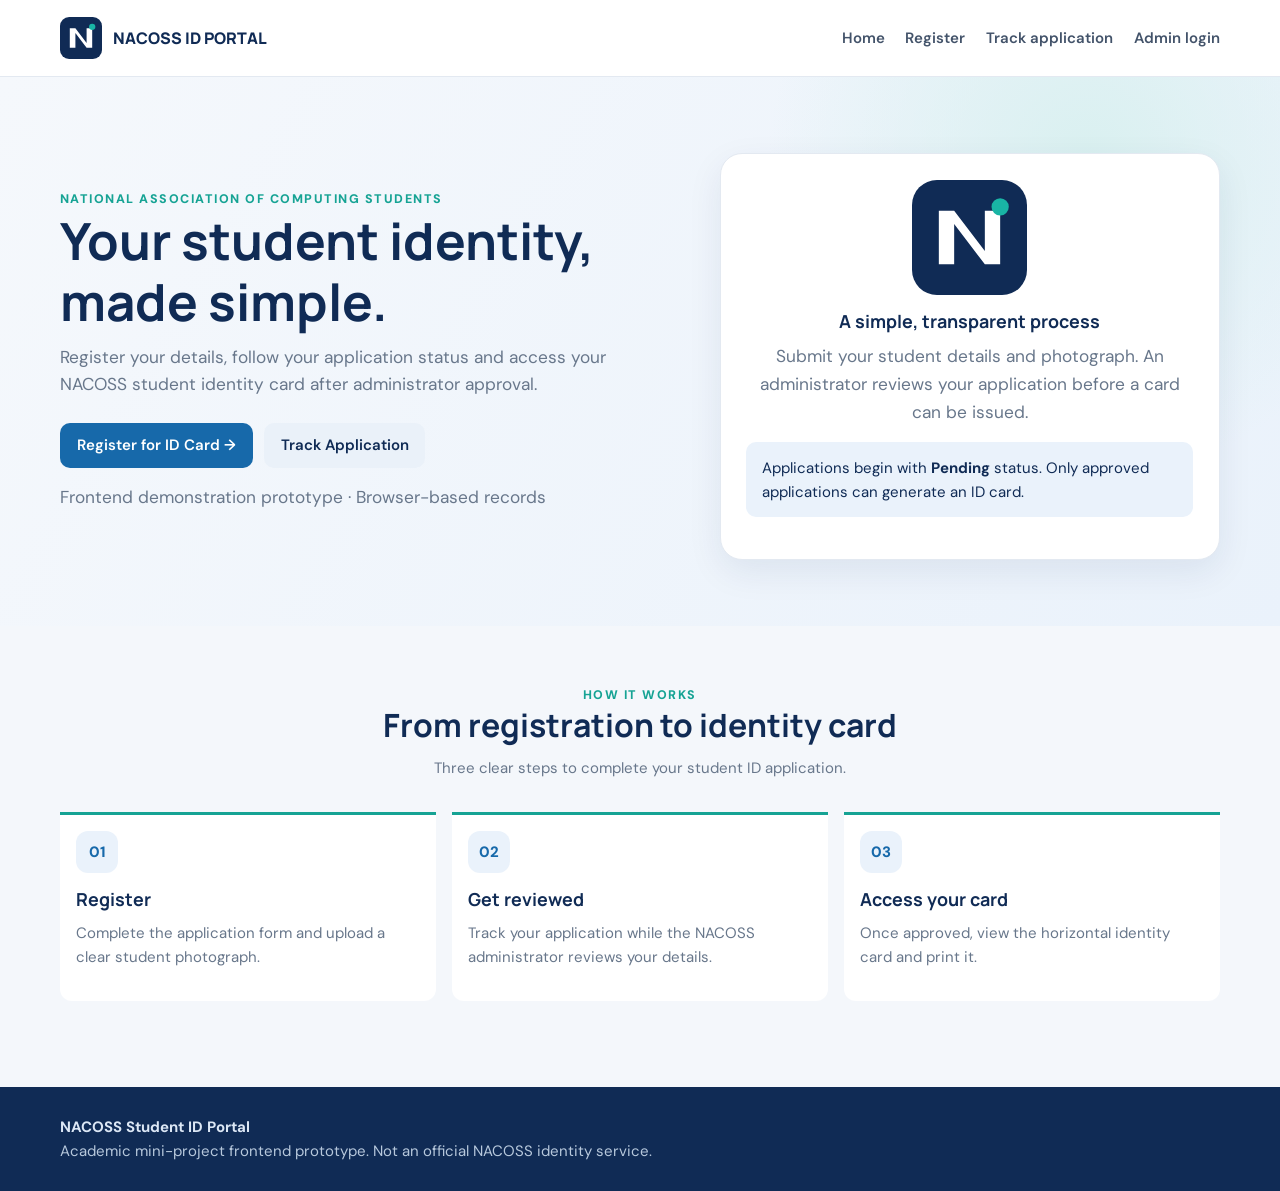
<file: nacoss-id-generator/nacoss-id-generator/index.html>
<!doctype html><html lang="en"><head><meta charset="utf-8"><meta name="viewport" content="width=device-width,initial-scale=1"><meta name="description" content="NACOSS student identity card registration prototype"><title>NACOSS ID Card Generator</title><link rel="stylesheet" href="assets/css/style.css"></head><body>
<header class="topbar"><div class="container nav"><a class="brand" href="index.html"><img src="assets/images/logo-placeholder.svg" alt=""> NACOSS ID PORTAL</a><button class="menu-toggle" aria-label="Toggle navigation">☰</button><nav class="nav-links"><a href="index.html">Home</a><a href="register.html">Register</a><a href="track.html">Track application</a><a href="admin-login.html">Admin login</a></nav></div></header>
<main><section class="hero"><div class="container hero-grid"><div><span class="eyebrow">National Association of Computing Students</span><h1>Your student identity, made simple.</h1><p>Register your details, follow your application status and access your NACOSS student identity card after administrator approval.</p><div class="actions"><a class="btn" href="register.html">Register for ID Card →</a><a class="btn secondary" href="track.html">Track Application</a></div><p class="hint" style="margin-top:1rem">Frontend demonstration prototype · Browser-based records</p></div><div class="hero-panel"><img src="assets/images/logo-placeholder.svg" alt="NACOSS placeholder emblem" style="width:115px;margin:0 auto 1rem"><h3 class="center">A simple, transparent process</h3><p class="center">Submit your student details and photograph. An administrator reviews your application before a card can be issued.</p><div class="notice">Applications begin with <b>Pending</b> status. Only approved applications can generate an ID card.</div></div></div></section>
<section class="section"><div class="container"><div class="section-head"><span class="eyebrow">How it works</span><h2>From registration to identity card</h2><p>Three clear steps to complete your student ID application.</p></div><div class="steps"><div class="step"><div class="feature-icon">01</div><h3>Register</h3><p>Complete the application form and upload a clear student photograph.</p></div><div class="step"><div class="feature-icon">02</div><h3>Get reviewed</h3><p>Track your application while the NACOSS administrator reviews your details.</p></div><div class="step"><div class="feature-icon">03</div><h3>Access your card</h3><p>Once approved, view the horizontal identity card and print it.</p></div></div></div></section></main>
<footer class="footer"><div class="container"><b>NACOSS Student ID Portal</b><p>Academic mini-project frontend prototype. Not an official NACOSS identity service.</p></div></footer><script src="assets/js/app.js"></script></body></html>
</file>
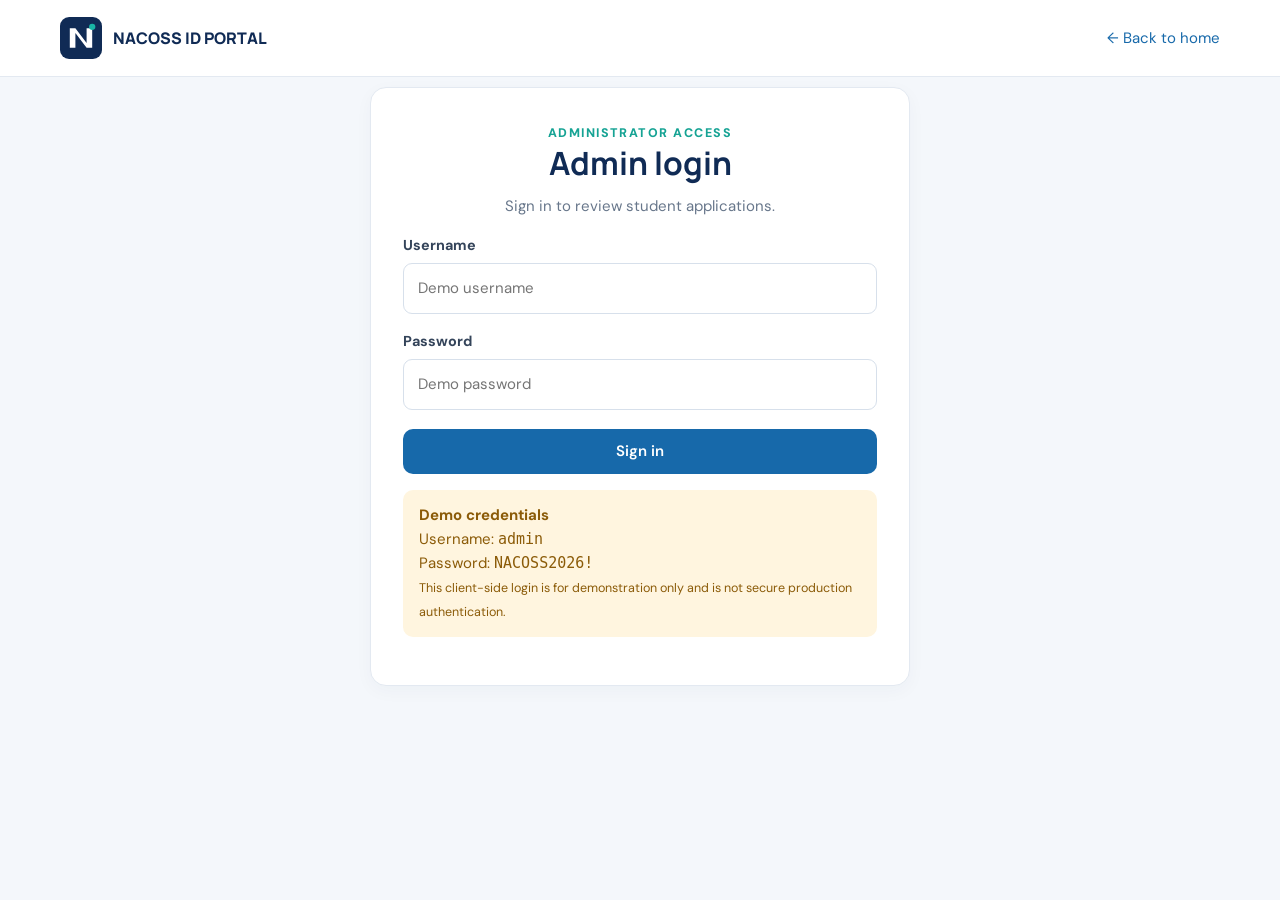
<file: nacoss-id-generator/nacoss-id-generator/admin-dashboard.html>
<!doctype html><html lang="en"><head><meta charset="utf-8"><meta name="viewport" content="width=device-width,initial-scale=1"><title>Admin Dashboard | NACOSS</title><link rel="stylesheet" href="assets/css/style.css"></head><body><header class="topbar"><div class="container nav"><a class="brand" href="index.html"><img src="assets/images/logo-placeholder.svg" alt=""> NACOSS ADMIN</a><div class="actions" style="margin:0"><button id="demo-data" class="secondary small">Load demo data</button><button id="logout" class="small">Logout</button></div></div></header><main class="container content"><div class="page-head"><span class="eyebrow">Administration</span><h2>Application dashboard</h2><p>Review, approve or reject student ID card applications.</p></div><div class="stats"><div class="stat"><span class="muted">Total applications</span><strong id="total-count">0</strong></div><div class="stat"><span class="muted">Pending</span><strong id="pending-count">0</strong></div><div class="stat"><span class="muted">Approved</span><strong id="approved-count">0</strong></div><div class="stat"><span class="muted">Rejected</span><strong id="rejected-count">0</strong></div></div><section class="panel"><div style="display:flex;justify-content:space-between;align-items:center;gap:1rem;flex-wrap:wrap"><div><h3>Student applications</h3><p class="hint">Sample records are labelled DEMO in their matriculation numbers.</p></div></div><div class="toolbar"><input id="search" placeholder="Search name or matric number"><select id="status-filter"><option value="">All statuses</option><option>Pending</option><option>Approved</option><option>Rejected</option></select><select id="level-filter"><option value="">All levels</option><option>ND1</option><option>ND2</option><option>HND1</option><option>HND2</option><option>Other</option></select></div><div class="table-wrap"><table id="applications-table" class="data-table"><thead><tr><th>Student</th><th>Level</th><th>Submitted</th><th>Status</th><th>Actions</th></tr></thead><tbody></tbody></table></div></section></main><div id="detail-modal" class="modal-backdrop hidden"><div class="modal"><div class="modal-head"><h3>Application details</h3><button id="close-detail" class="modal-close">✕</button></div><div id="detail-content"></div></div></div><script src="assets/js/app.js"></script><script src="assets/js/admin.js"></script></body></html>
</file>
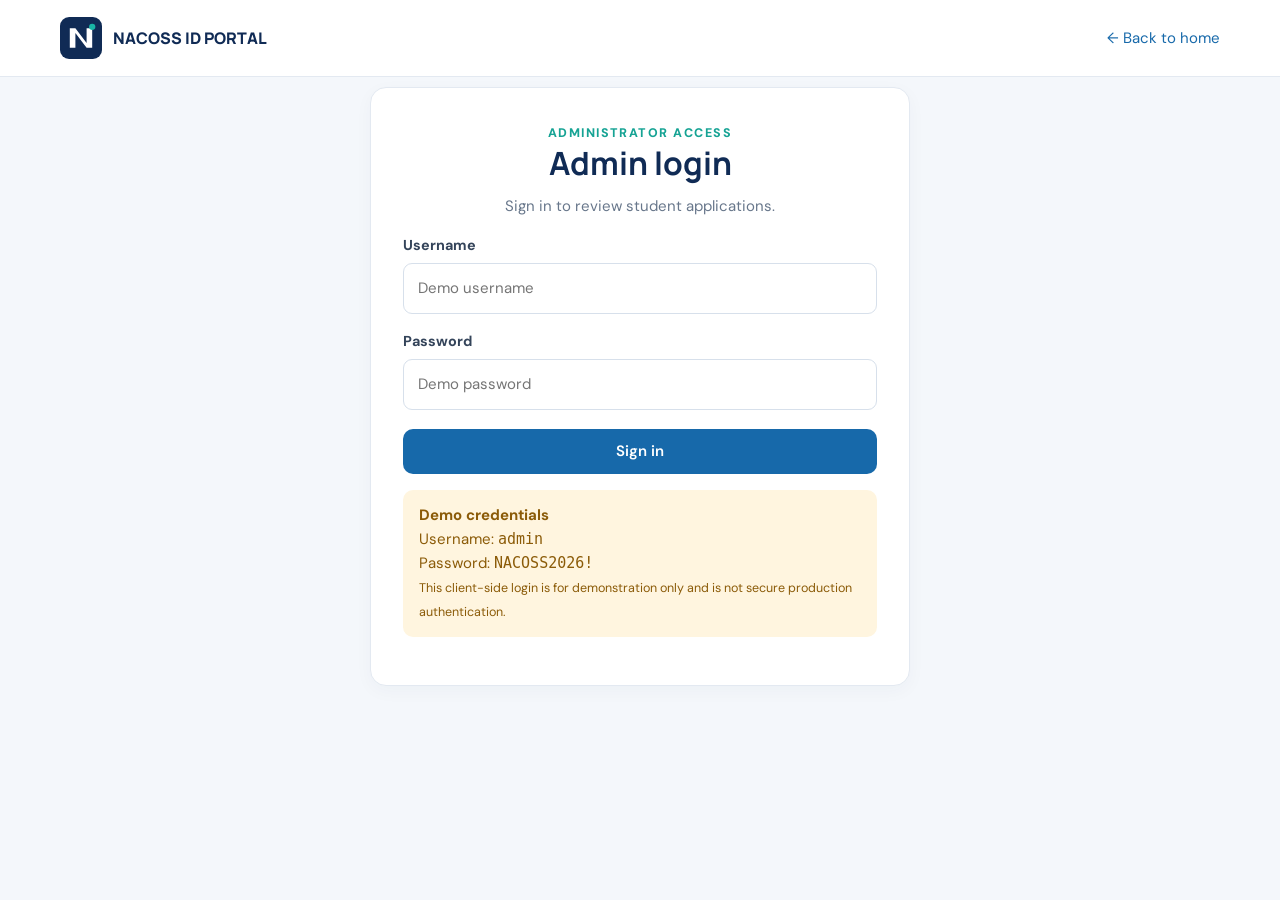
<file: nacoss-id-generator/nacoss-id-generator/admin-login.html>
<!doctype html><html lang="en"><head><meta charset="utf-8"><meta name="viewport" content="width=device-width,initial-scale=1"><title>Admin Login | NACOSS</title><link rel="stylesheet" href="assets/css/style.css"></head><body><header class="topbar"><div class="container nav"><a class="brand" href="index.html"><img src="assets/images/logo-placeholder.svg" alt=""> NACOSS ID PORTAL</a><a href="index.html">← Back to home</a></div></header><main class="container content"><div class="form-card narrow"><div class="center"><span class="eyebrow">Administrator access</span><h2>Admin login</h2><p>Sign in to review student applications.</p></div><div id="page-message" class="hidden"></div><form id="admin-login-form"><div class="field"><label>Username</label><input name="username" required autocomplete="username" placeholder="Demo username"></div><div class="field" style="margin-top:1rem"><label>Password</label><input name="password" required type="password" autocomplete="current-password" placeholder="Demo password"></div><button type="submit" style="width:100%;margin-top:1.2rem">Sign in</button></form><div class="notice warning"><b>Demo credentials</b><br>Username: <code>admin</code><br>Password: <code>NACOSS2026!</code><br><small>This client-side login is for demonstration only and is not secure production authentication.</small></div></div></main><script src="assets/js/app.js"></script><script src="assets/js/admin.js"></script></body></html>
</file>
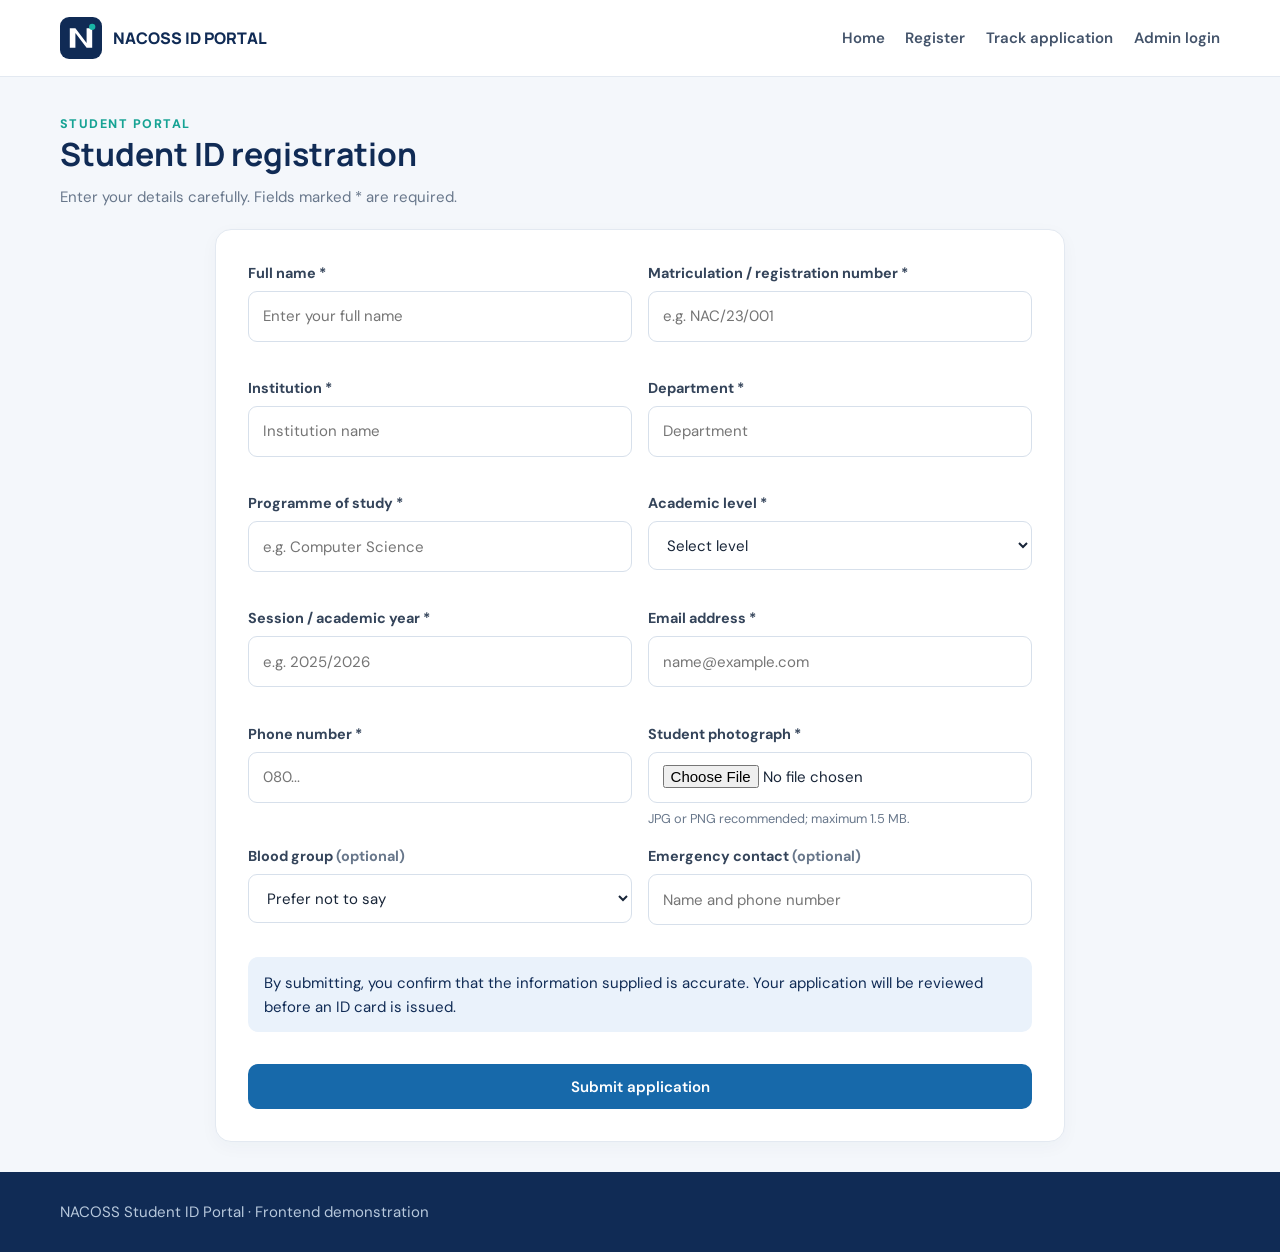
<file: nacoss-id-generator/nacoss-id-generator/register.html>
<!doctype html><html lang="en"><head><meta charset="utf-8"><meta name="viewport" content="width=device-width,initial-scale=1"><title>Student Registration | NACOSS</title><link rel="stylesheet" href="assets/css/style.css"></head><body><header class="topbar"><div class="container nav"><a class="brand" href="index.html"><img src="assets/images/logo-placeholder.svg" alt=""> NACOSS ID PORTAL</a><button class="menu-toggle">☰</button><nav class="nav-links"><a href="index.html">Home</a><a href="register.html">Register</a><a href="track.html">Track application</a><a href="admin-login.html">Admin login</a></nav></div></header><main class="container"><div class="page-head"><span class="eyebrow">Student portal</span><h2>Student ID registration</h2><p>Enter your details carefully. Fields marked * are required.</p></div><div id="page-message" class="hidden"></div><section id="success-panel" class="form-card hidden center"><div class="feature-icon" style="margin:0 auto 1rem">✓</div><h2>Application submitted</h2><p>Your application has been saved with Pending status.</p><div class="notice success">Your application ID: <b id="success-id"></b></div><div class="actions" style="justify-content:center"><a class="btn" href="track.html">Track application</a><a class="btn secondary" href="index.html">Home</a></div></section>
<form id="registration-form" class="form-card"><div class="form-grid">
<div class="field"><label>Full name *</label><input name="name" required maxlength="90" placeholder="Enter your full name"><span class="error"></span></div>
<div class="field"><label>Matriculation / registration number *</label><input name="matricNo" required maxlength="40" placeholder="e.g. NAC/23/001"><span class="error"></span></div>
<div class="field"><label>Institution *</label><input name="institution" required maxlength="100" placeholder="Institution name"><span class="error"></span></div>
<div class="field"><label>Department *</label><input name="department" required maxlength="80" placeholder="Department"><span class="error"></span></div>
<div class="field"><label>Programme of study *</label><input name="programme" required maxlength="100" placeholder="e.g. Computer Science"><span class="error"></span></div>
<div class="field"><label>Academic level *</label><select name="level" required><option value="">Select level</option><option>ND1</option><option>ND2</option><option>HND1</option><option>HND2</option><option>Other</option></select><span class="error"></span></div>
<div class="field"><label>Session / academic year *</label><input name="session" required placeholder="e.g. 2025/2026"><span class="error"></span></div>
<div class="field"><label>Email address *</label><input type="email" name="email" required placeholder="name@example.com"><span class="error"></span></div>
<div class="field"><label>Phone number *</label><input name="phone" required type="tel" maxlength="20" placeholder="080..."><span class="error"></span></div>
<div class="field"><label>Student photograph *</label><input id="photo" type="file" accept="image/*" required><span class="hint">JPG or PNG recommended; maximum 1.5 MB.</span><img id="photo-preview" class="photo-preview" alt="Photograph preview"></div>
<div class="field"><label>Blood group <span class="muted">(optional)</span></label><select name="bloodGroup"><option value="">Prefer not to say</option><option>A+</option><option>A-</option><option>B+</option><option>B-</option><option>AB+</option><option>AB-</option><option>O+</option><option>O-</option></select></div>
<div class="field"><label>Emergency contact <span class="muted">(optional)</span></label><input name="emergencyContact" placeholder="Name and phone number"></div>
<div class="field full"><div class="notice">By submitting, you confirm that the information supplied is accurate. Your application will be reviewed before an ID card is issued.</div></div>
<div class="field full"><button type="submit">Submit application</button></div></div></form></main><footer class="footer"><div class="container"><p>NACOSS Student ID Portal · Frontend demonstration</p></div></footer><script src="assets/js/app.js"></script><script src="assets/js/registration.js"></script></body></html>
</file>
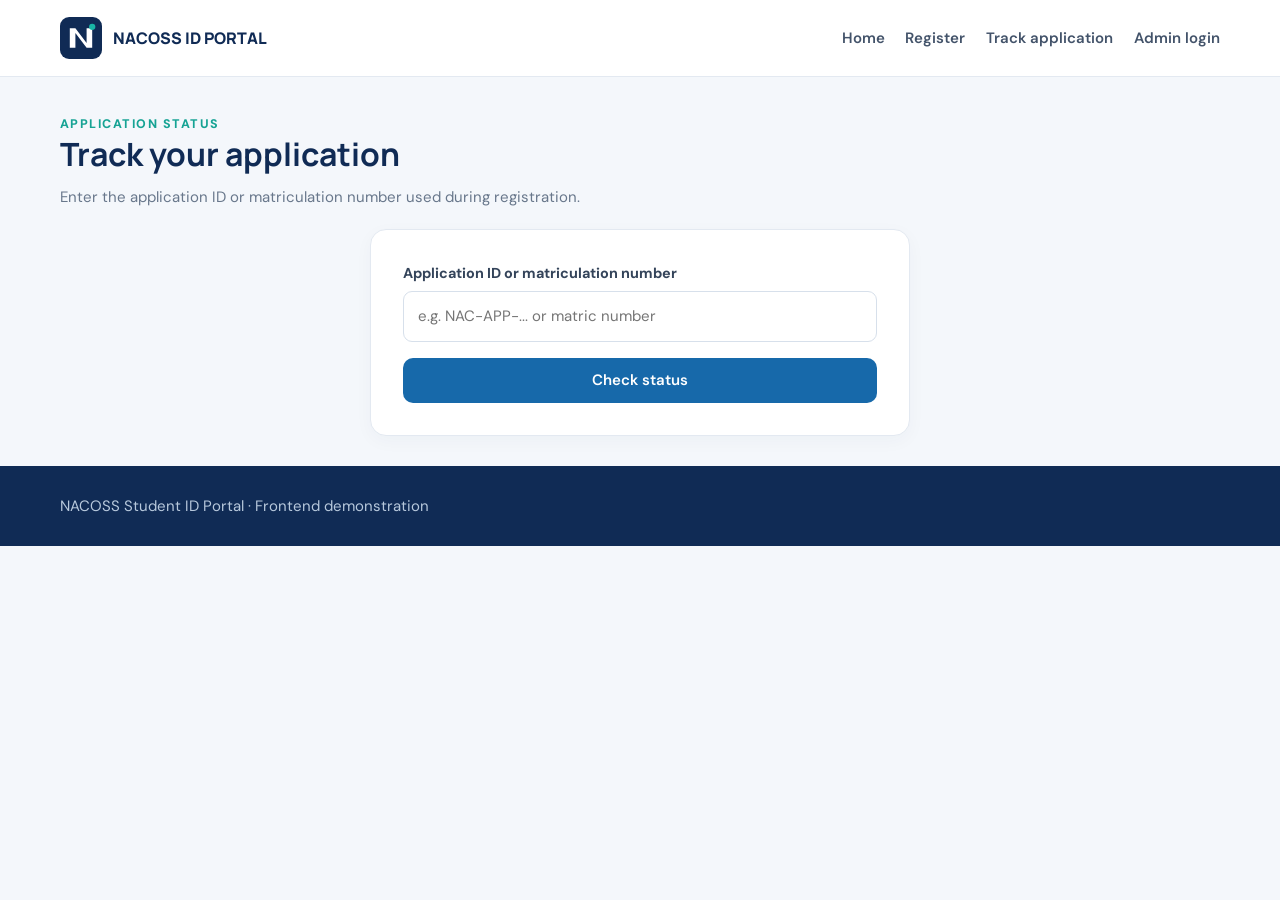
<file: nacoss-id-generator/nacoss-id-generator/track.html>
<!doctype html><html lang="en"><head><meta charset="utf-8"><meta name="viewport" content="width=device-width,initial-scale=1"><title>Track Application | NACOSS</title><link rel="stylesheet" href="assets/css/style.css"></head><body><header class="topbar"><div class="container nav"><a class="brand" href="index.html"><img src="assets/images/logo-placeholder.svg" alt=""> NACOSS ID PORTAL</a><button class="menu-toggle">☰</button><nav class="nav-links"><a href="index.html">Home</a><a href="register.html">Register</a><a href="track.html">Track application</a><a href="admin-login.html">Admin login</a></nav></div></header><main class="container"><div class="page-head"><span class="eyebrow">Application status</span><h2>Track your application</h2><p>Enter the application ID or matriculation number used during registration.</p></div><section class="form-card narrow"><form id="track-form"><div class="field"><label>Application ID or matriculation number</label><input name="query" required placeholder="e.g. NAC-APP-... or matric number"></div><button type="submit" style="width:100%;margin-top:1rem">Check status</button></form></section><div id="track-result" class="narrow" style="margin:1.2rem auto"></div></main><footer class="footer"><div class="container"><p>NACOSS Student ID Portal · Frontend demonstration</p></div></footer><script src="assets/js/app.js"></script><script src="assets/js/tracking.js"></script></body></html>
</file>
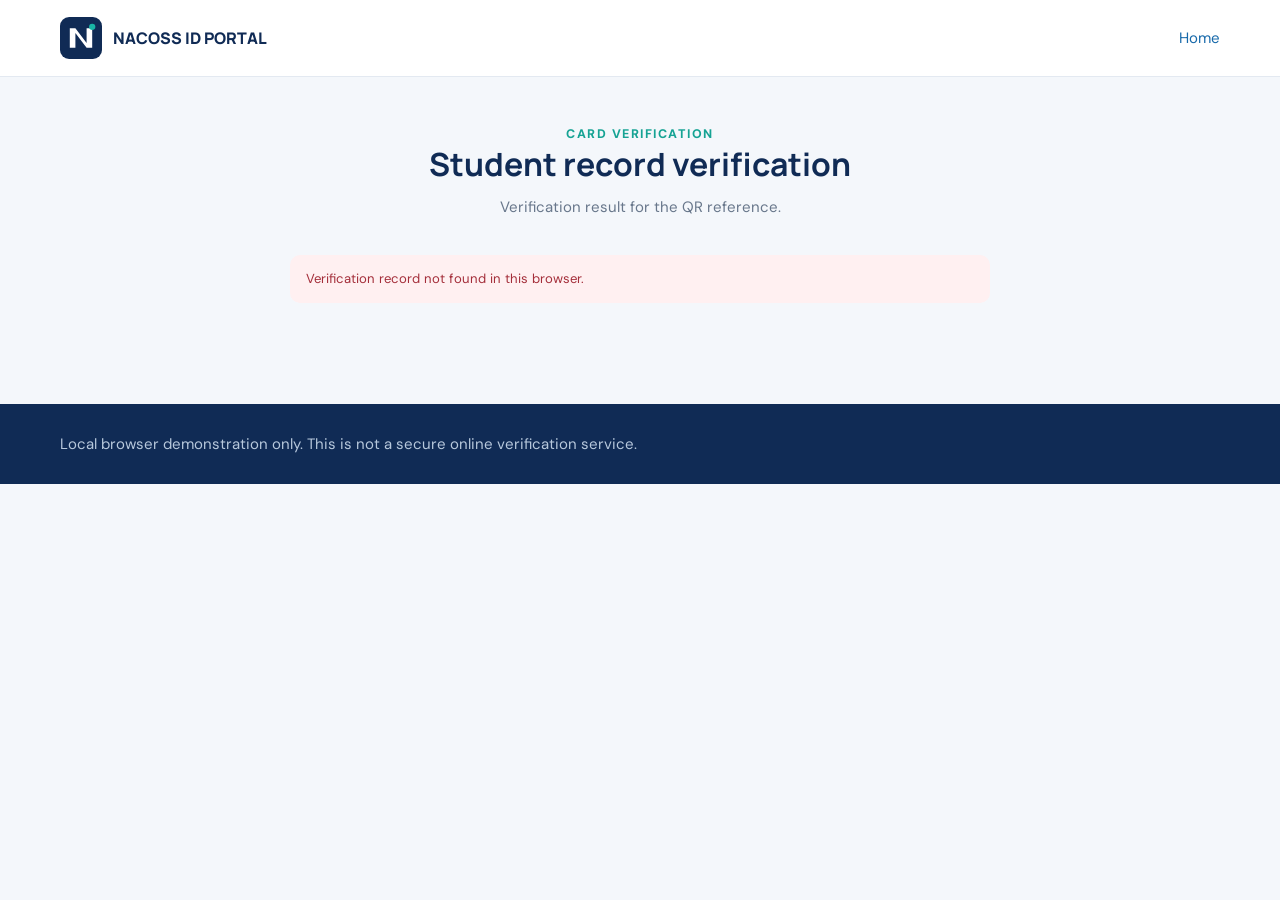
<file: nacoss-id-generator/nacoss-id-generator/verify.html>
<!doctype html><html lang="en"><head><meta charset="utf-8"><meta name="viewport" content="width=device-width,initial-scale=1"><title>Verify Student Card | NACOSS</title><link rel="stylesheet" href="assets/css/style.css"></head><body><header class="topbar"><div class="container nav"><a class="brand" href="index.html"><img src="assets/images/logo-placeholder.svg" alt=""> NACOSS ID PORTAL</a><a href="index.html">Home</a></div></header><main class="container content"><div class="page-head center"><span class="eyebrow">Card verification</span><h2>Student record verification</h2><p>Verification result for the QR reference.</p></div><div id="verification-result" class="verify-result"><div class="empty">Checking record…</div></div></main><footer class="footer"><div class="container"><p>Local browser demonstration only. This is not a secure online verification service.</p></div></footer><script src="assets/js/app.js"></script><script src="assets/js/verification.js"></script></body></html>
</file>
<file: nacoss-id-generator/nacoss-id-generator/assets/css/style.css>
@import url('https://fonts.googleapis.com/css2?family=DM+Sans:wght@400;500;600;700;800&family=Manrope:wght@500;600;700;800&display=swap');
:root{--navy:#102b55;--blue:#1769aa;--teal:#16a394;--ink:#182538;--muted:#68778b;--line:#e3e9f1;--surface:#fff;--bg:#f4f7fb;--soft:#eaf2fb;--success:#16845d;--warning:#a96b08;--danger:#c33d4b;--radius:16px;--shadow:0 12px 35px rgba(16,43,85,.08);--space:1rem}
*{box-sizing:border-box}html{scroll-behavior:smooth}body{margin:0;background:var(--bg);color:var(--ink);font:15px/1.6 'DM Sans',sans-serif}h1,h2,h3,h4{font-family:Manrope,sans-serif;line-height:1.2;margin:0 0 .7rem;color:var(--navy)}h1{font-size:clamp(2rem,4vw,3.5rem)}h2{font-size:clamp(1.45rem,2.5vw,2rem)}h3{font-size:1.12rem}p{margin:.35rem 0 1rem;color:var(--muted)}a{color:var(--blue);text-decoration:none}a:hover{text-decoration:underline}button,.btn{border:0;border-radius:10px;padding:.78rem 1.05rem;background:var(--blue);color:#fff;font:600 .94rem 'DM Sans',sans-serif;cursor:pointer;display:inline-flex;align-items:center;justify-content:center;gap:.45rem;min-height:44px;transition:.2s}button:hover,.btn:hover{background:var(--navy);transform:translateY(-1px);text-decoration:none}.btn.secondary,button.secondary{background:#eaf1f9;color:var(--navy)}.btn.outline,button.outline{background:transparent;border:1px solid var(--line);color:var(--navy)}.btn.danger,button.danger{background:var(--danger)}.btn.small,button.small{padding:.48rem .7rem;min-height:36px;font-size:.84rem}.container{width:min(1160px,calc(100% - 40px));margin:auto}.topbar{background:#fff;border-bottom:1px solid var(--line);position:sticky;top:0;z-index:20}.nav{height:76px;display:flex;align-items:center;justify-content:space-between;gap:1rem}.brand{display:flex;align-items:center;gap:.7rem;color:var(--navy);font:800 1rem Manrope}.brand img{width:42px;height:42px}.nav-links{display:flex;align-items:center;gap:1.3rem}.nav-links a{font-weight:600;color:#43536a}.menu-toggle{display:none;background:#edf3fa;color:var(--navy)}.hero{padding:76px 0 66px;background:radial-gradient(circle at 85% 15%,#d9f0f0 0,transparent 27%),linear-gradient(120deg,#f5f8fc,#eaf2fb)}.hero-grid{display:grid;grid-template-columns:1.1fr .9fr;gap:3rem;align-items:center}.eyebrow{color:var(--teal);font-weight:800;letter-spacing:.12em;text-transform:uppercase;font-size:.78rem}.hero p{font-size:1.08rem;max-width:620px}.hero-panel{background:#fff;padding:1.6rem;border:1px solid var(--line);border-radius:22px;box-shadow:var(--shadow)}.hero-panel img{width:100%;border-radius:12px;display:block}.actions{display:flex;gap:.7rem;flex-wrap:wrap;margin-top:1.5rem}.section{padding:56px 0}.section-head{text-align:center;max-width:650px;margin:0 auto 2rem}.grid{display:grid;grid-template-columns:repeat(3,1fr);gap:1rem}.card,.panel,.form-card{background:var(--surface);border:1px solid var(--line);border-radius:var(--radius);padding:1.25rem;box-shadow:0 5px 18px rgba(16,43,85,.035)}.feature-icon{width:42px;height:42px;border-radius:12px;background:var(--soft);display:grid;place-items:center;color:var(--blue);font-weight:800;margin-bottom:1rem}.page-head{padding:34px 0 20px}.page-head p{margin:0}.content{padding:10px 0 55px}.form-card{max-width:850px;margin:0 auto;padding:clamp(1rem,3vw,2rem)}.form-grid{display:grid;grid-template-columns:repeat(2,minmax(0,1fr));gap:1rem}.field{display:flex;flex-direction:column;gap:.38rem}.field.full{grid-column:1/-1}label{font-weight:700;font-size:.9rem;color:#34445a}input,select,textarea{width:100%;border:1px solid #d7e0eb;border-radius:9px;padding:.78rem .85rem;background:#fff;color:var(--ink);font:inherit;min-height:45px;outline:none}textarea{min-height:100px;resize:vertical}input:focus,select:focus,textarea:focus{border-color:var(--blue);box-shadow:0 0 0 3px #1769aa18}.hint{font-size:.8rem;color:var(--muted)}.error{font-size:.82rem;color:var(--danger);min-height:1em}.photo-preview{width:100px;height:100px;object-fit:cover;border-radius:12px;border:1px solid var(--line);display:none}.notice{padding:.85rem 1rem;border-radius:10px;margin:1rem 0;background:#eaf2fb;color:var(--navy)}.notice.success{background:#e7f6ef;color:#116b4b}.notice.error{background:#fff0f1;color:#a42e3a}.notice.warning{background:#fff5df;color:#8b5b08}.status{display:inline-flex;padding:.3rem .62rem;border-radius:30px;font-size:.76rem;font-weight:800;text-transform:capitalize}.status.pending{background:#fff3d8;color:#946000}.status.approved{background:#e1f5eb;color:#13744f}.status.rejected{background:#fde8eb;color:#ae2c3c}.muted{color:var(--muted)}.center{text-align:center}.narrow{max-width:540px;margin:0 auto}.stats{display:grid;grid-template-columns:repeat(4,1fr);gap:1rem;margin:1rem 0 1.4rem}.stat{padding:1.1rem 1.2rem;background:#fff;border:1px solid var(--line);border-radius:14px}.stat strong{font:800 1.8rem Manrope;color:var(--navy);display:block}.toolbar{display:flex;gap:.7rem;flex-wrap:wrap;align-items:center;margin:1rem 0}.toolbar input{max-width:330px}.toolbar select{width:auto;min-width:150px}.table-wrap{overflow-x:auto;background:#fff;border:1px solid var(--line);border-radius:14px}.data-table{border-collapse:collapse;width:100%;min-width:760px}.data-table th,.data-table td{text-align:left;padding:.85rem .9rem;border-bottom:1px solid var(--line);font-size:.88rem}.data-table th{background:#f7f9fc;color:#53647a;font-size:.78rem;text-transform:uppercase;letter-spacing:.04em}.student-cell{display:flex;align-items:center;gap:.6rem;min-width:180px}.student-cell img{width:36px;height:36px;border-radius:50%;object-fit:cover}.row-actions{display:flex;gap:.4rem;flex-wrap:wrap}.dashboard-layout{display:grid;grid-template-columns:220px 1fr;gap:1.2rem}.side-nav{background:var(--navy);border-radius:16px;padding:1rem;height:max-content;color:#fff}.side-nav a,.side-nav button{display:flex;width:100%;justify-content:flex-start;background:transparent;color:#e4edf8;padding:.7rem;border-radius:8px}.side-nav a:hover,.side-nav button:hover{background:#ffffff18;text-decoration:none}.side-nav .active{background:#ffffff20}.dashboard-main{min-width:0}.detail-grid{display:grid;grid-template-columns:140px 1fr;gap:1rem}.detail-grid img{width:130px;height:150px;object-fit:cover;border-radius:12px}.detail-list{display:grid;grid-template-columns:repeat(2,1fr);gap:.7rem}.detail-list div{padding:.65rem;background:#f7f9fc;border-radius:9px}.detail-list small{display:block;color:var(--muted)}.footer{background:#102b55;color:#dce7f5;padding:28px 0;margin-top:30px}.footer p{color:#b7c8dc;margin:0}.id-wrap{padding:22px 0 60px}.id-card{width:min(760px,100%);aspect-ratio:1.586/1;margin:1rem auto;background:#fff;border:1px solid #d6deea;border-radius:14px;overflow:hidden;box-shadow:var(--shadow);position:relative;color:#172b47}.id-top{height:25%;background:linear-gradient(110deg,#102b55,#1769aa);color:#fff;display:flex;align-items:center;padding:2.2%;gap:2%}.id-top img{width:9%;aspect-ratio:1;object-fit:contain;background:#fff;border-radius:8px;padding:3px}.id-top h2{color:#fff;font-size:clamp(12px,2.1vw,22px);margin:0}.id-top small{display:block;color:#dce9f8;font-size:clamp(7px,1vw,11px)}.id-body{height:63%;display:grid;grid-template-columns:21% 1fr 19%;gap:2%;padding:3% 3% 1.5%;align-items:center}.id-photo{width:100%;aspect-ratio:3/3.5;object-fit:cover;border:3px solid #e1eaf5;border-radius:8px}.id-details{min-width:0}.id-details h3{font-size:clamp(12px,1.8vw,19px);margin:0 0 4%}.id-details p{font-size:clamp(7px,1.1vw,11px);margin:1.8% 0;color:#53647a;line-height:1.25}.id-details b{color:#172b47}.qr-box{display:flex;flex-direction:column;align-items:center;gap:4px}.qr-box img,.qr-box canvas{width:100%!important;height:auto!important;max-width:105px}.qr-box small{font-size:clamp(6px,.8vw,9px);text-align:center;color:#64748b}.id-bottom{height:12%;border-top:1px solid #e4eaf1;display:flex;align-items:center;justify-content:space-between;padding:0 3%;font-size:clamp(6px,.9vw,10px);color:#65748a}.signature{border-top:1px solid #8090a5;padding-top:2px;text-align:center;min-width:100px}.verify-result{max-width:700px;margin:1rem auto}.empty{text-align:center;padding:2.2rem;color:var(--muted)}.hidden{display:none!important}.modal-backdrop{position:fixed;inset:0;background:#0b1b31a8;display:grid;place-items:center;padding:1rem;z-index:50}.modal{background:#fff;border-radius:16px;padding:1.4rem;width:min(680px,100%);max-height:90vh;overflow:auto}.modal-head{display:flex;justify-content:space-between;align-items:center;margin-bottom:1rem}.modal-close{background:#edf2f8;color:var(--navy);min-width:40px;padding:.4rem}.link-button{background:none;color:var(--blue);padding:0;min-height:0}.steps{display:grid;grid-template-columns:repeat(3,1fr);gap:1rem}.step{border-top:3px solid var(--teal);padding:1rem;background:#fff;border-radius:0 0 12px 12px}
@media(max-width:800px){.hero-grid{grid-template-columns:1fr;gap:2rem}.hero{padding:48px 0}.grid{grid-template-columns:repeat(2,1fr)}.stats{grid-template-columns:repeat(2,1fr)}.dashboard-layout{grid-template-columns:1fr}.side-nav{display:flex;overflow:auto;gap:.3rem}.side-nav a,.side-nav button{white-space:nowrap;width:auto}.steps{grid-template-columns:1fr}.id-card{width:100%}}
@media(max-width:600px){.container{width:min(100% - 28px,1160px)}.nav{height:66px}.menu-toggle{display:inline-flex}.nav-links{display:none;position:absolute;top:65px;left:0;right:0;background:#fff;padding:1rem 20px 1.2rem;border-bottom:1px solid var(--line);flex-direction:column;align-items:stretch;gap:.7rem}.nav-links.open{display:flex}.nav-links a{padding:.4rem}.grid{grid-template-columns:1fr}.form-grid{grid-template-columns:1fr}.field.full{grid-column:auto}.stats{gap:.6rem}.stat{padding:.85rem}.stat strong{font-size:1.45rem}.detail-grid{grid-template-columns:1fr}.detail-list{grid-template-columns:1fr 1fr}.toolbar>*{width:100%!important;max-width:none!important}.page-head{padding-top:26px}.hero .actions .btn{width:100%}.id-wrap{padding-top:8px}.id-card{border-radius:8px}.id-top{padding:2%}.id-body{padding:2%}.id-bottom{padding:0 2%}}
@media(max-width:360px){body{font-size:14px}.brand{font-size:.86rem}.brand img{width:36px;height:36px}.stats{grid-template-columns:1fr 1fr}.id-details p{font-size:6px}}
</file>
